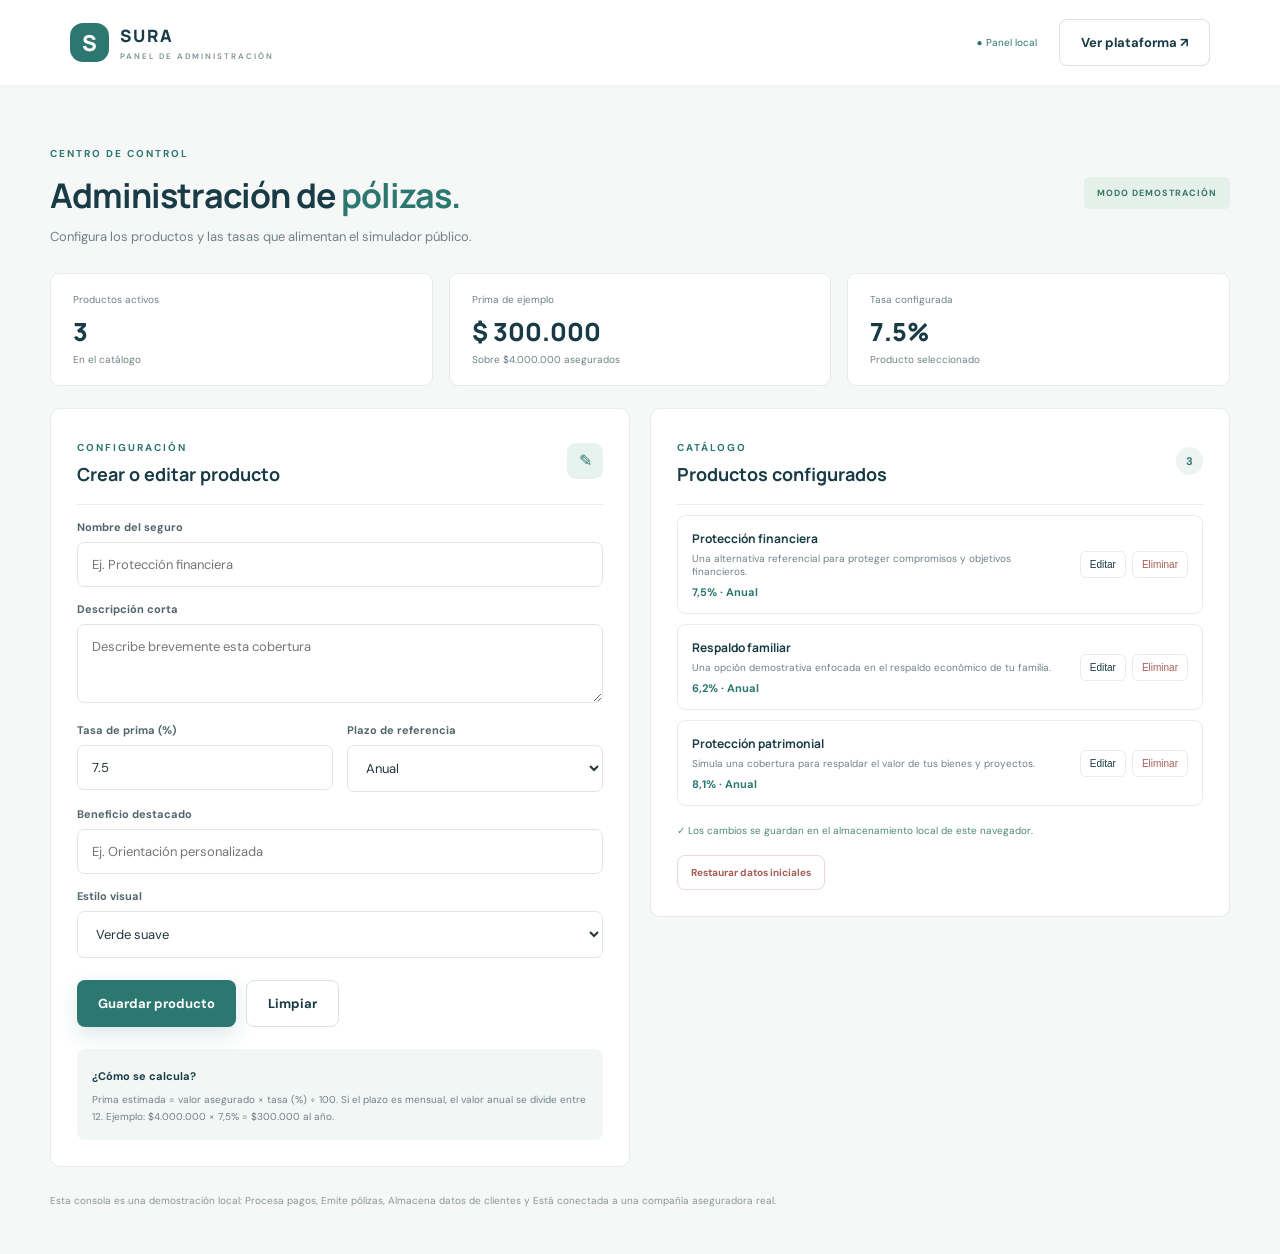
<file: Surans_Seguros/admin.html>
<!DOCTYPE html>
<html lang="es"><head><meta charset="UTF-8"><meta name="viewport" content="width=device-width, initial-scale=1.0"><title>Administración | SURA Seguros</title><link rel="preconnect" href="https://fonts.googleapis.com"><link href="https://fonts.googleapis.com/css2?family=DM+Sans:wght@400;500;600;700&family=Manrope:wght@400;500;600;700;800&display=swap" rel="stylesheet"><link rel="stylesheet" href="css/styles.css"></head>
<body class="admin-body"><header class="topbar admin-top"><a class="brand" href="index.html"><span class="brand-mark">S</span><span>SURA<small>PANEL DE ADMINISTRACIÓN</small></span></a><div class="admin-nav"><span class="admin-status">● Panel local</span><a class="btn btn-outline" href="index.html">Ver plataforma ↗</a></div></header>
<main class="admin-main"><div class="admin-heading"><div><span class="eyebrow">CENTRO DE CONTROL</span><h1>Administración de <em>pólizas.</em></h1><p>Configura los productos y las tasas que alimentan el simulador público.</p></div><span class="demo-label">MODO DEMOSTRACIÓN</span></div>
<div class="admin-stats"><article><span>Productos activos</span><strong id="statProducts">—</strong><small>En el catálogo</small></article><article><span>Prima de ejemplo</span><strong id="statPremium">$—</strong><small>Sobre $4.000.000 asegurados</small></article><article><span>Tasa configurada</span><strong id="statRate">—</strong><small>Producto seleccionado</small></article></div>
<div class="admin-layout"><section class="admin-panel"><div class="panel-title"><div><span class="eyebrow">CONFIGURACIÓN</span><h2>Crear o editar producto</h2></div><span class="panel-icon">✎</span></div><form id="productForm"><input type="hidden" id="productId"><label for="productName">Nombre del seguro</label><input id="productName" required placeholder="Ej. Protección financiera"><label for="productDescription">Descripción corta</label><textarea id="productDescription" rows="3" required placeholder="Describe brevemente esta cobertura"></textarea><div class="form-two"><div><label for="productRate">Tasa de prima (%)</label><input id="productRate" type="number" min="0.01" max="100" step="0.01" value="7.5" required></div><div><label for="productTerm">Plazo de referencia</label><select id="productTerm"><option value="1">Mensual</option><option value="12" selected>Anual</option></select></div></div><label for="productBenefit">Beneficio destacado</label><input id="productBenefit" placeholder="Ej. Orientación personalizada"><label for="productColor">Estilo visual</label><select id="productColor"><option value="mint">Verde suave</option><option value="blue">Azul claro</option><option value="sand">Arena</option></select><div class="form-actions"><button type="submit" class="btn btn-primary" id="saveProduct">Guardar producto</button><button type="button" class="btn btn-outline" id="resetForm">Limpiar</button></div></form><div class="formula-note"><strong>¿Cómo se calcula?</strong><p>Prima estimada = valor asegurado × tasa (%) ÷ 100. Si el plazo es mensual, el valor anual se divide entre 12. Ejemplo: $4.000.000 × 7,5% = $300.000 al año.</p></div></section>
<section class="admin-panel catalog-panel"><div class="panel-title"><div><span class="eyebrow">CATÁLOGO</span><h2>Productos configurados</h2></div><span class="count-pill" id="productCount">0</span></div><div id="adminProducts" class="admin-products"></div><div class="storage-note">✓ Los cambios se guardan en el almacenamiento local de este navegador.</div><button class="btn btn-danger-outline" id="restoreDefaults">Restaurar datos iniciales</button></section></div>
<div class="admin-footnote">Esta consola es una demostración local: Procesa pagos, Emite pólizas, Almacena datos de clientes y Está conectada a una compañía aseguradora real.</div></main><script src="js/app.js"></script></body></html>
</file>
<file: Surans_Seguros/css/styles.css>
:root{--navy:#183b46;--deep:#102f39;--teal:#2d7771;--mint:#e7f3ef;--ink:#23363c;--muted:#718187;--line:#e5ecea;--paper:#fff;--bg:#f7faf9;--gold:#d4ad6d;--shadow:0 18px 55px rgba(25,59,67,.09)}*{box-sizing:border-box}html{scroll-behavior:smooth}body{margin:0;background:#fff;color:var(--ink);font-family:"DM Sans",sans-serif}h1,h2,h3,.brand{font-family:Manrope,sans-serif}a{text-decoration:none;color:inherit}.topbar{height:86px;display:flex;align-items:center;justify-content:space-between;padding:0 max(calc((100% - 1180px)/2),5.5%);border-bottom:1px solid #edf1ef;background:rgba(255,255,255,.94);position:sticky;top:0;z-index:20;backdrop-filter:blur(12px)}.brand{display:flex;align-items:center;gap:11px;font-weight:800;letter-spacing:2px;color:var(--navy);font-size:17px}.brand small{display:block;font:600 8px "DM Sans";letter-spacing:2px;color:#809096;margin-top:4px}.brand-mark{width:39px;height:39px;border-radius:13px;background:var(--teal);color:white;display:grid;place-items:center;font-size:22px;letter-spacing:0}.topbar nav{display:flex;gap:32px;color:#607177;font-size:13px}.topbar nav a:hover,.text-link:hover{color:var(--teal)}.btn{border:0;border-radius:8px;padding:14px 21px;display:inline-flex;align-items:center;justify-content:center;gap:18px;font:700 13px "DM Sans";cursor:pointer;transition:.2s}.btn-primary{background:var(--teal);color:white;box-shadow:0 8px 20px #2d77712a}.btn-primary:hover{background:#225f5a;transform:translateY(-2px)}.btn-outline{border:1px solid #d8e2df;color:var(--navy);background:white}.btn-outline:hover{border-color:var(--teal);color:var(--teal)}.menu-toggle{display:none;background:none;border:0;font-size:22px;color:var(--navy)}.hero{max-width:1180px;margin:0 auto;padding:76px 0 72px;display:grid;grid-template-columns:1fr 1.02fr;gap:68px;align-items:center}.eyebrow{font-size:10px;font-weight:700;letter-spacing:2px;color:var(--teal)}.hero .eyebrow i{display:inline-block;width:7px;height:7px;background:#d1ad70;border-radius:50%;margin-right:8px}.hero h1{font-size:51px;line-height:1.13;letter-spacing:-2.3px;color:var(--navy);margin:22px 0}.hero h1 em,h2 em{font-style:normal;color:var(--teal)}.hero-copy>p,.section-heading>p,.simulator-intro>p{font-size:15px;line-height:1.8;color:var(--muted);max-width:480px}.hero-actions{display:flex;align-items:center;gap:25px;margin-top:30px}.text-link{font-size:12px;font-weight:700;color:var(--navy)}.trust-row{display:flex;align-items:center;gap:13px;margin-top:48px}.avatars{display:flex;padding-left:4px}.avatars b{margin-left:-4px;width:31px;height:31px;border-radius:50%;background:#dcebe5;border:2px solid white;display:grid;place-items:center;font-size:9px;color:var(--navy)}.avatars b:nth-child(2){background:#eee4d5}.avatars b:nth-child(3){background:#dce5ef}.trust-row strong,.trust-row small{display:block}.trust-row strong{font-size:11px}.trust-row small{font-size:9px;color:var(--muted);margin-top:3px}.trust-divider{height:30px;width:1px;background:var(--line);margin:0 8px}.hero-visual{height:465px;position:relative}.hero-visual>img{width:100%;height:100%;object-fit:cover;border-radius:5px 75px 5px 5px;filter:saturate(.75)}.hero-visual:after{content:"";position:absolute;inset:0;background:linear-gradient(25deg,#173a4638,transparent 60%);border-radius:5px 75px 5px 5px}.floating-card{position:absolute;z-index:2;bottom:54px;left:-36px;background:white;border-radius:10px;padding:17px 19px;box-shadow:var(--shadow);display:flex;align-items:center;gap:12px}.float-icon{width:38px;height:38px;border-radius:10px;background:var(--mint);display:grid;place-items:center;color:var(--teal);font-size:20px}.floating-card strong,.floating-card small{display:block}.floating-card strong{font-size:11px}.floating-card small{font-size:10px;color:var(--muted);margin-top:4px}.float-check{margin-left:18px;color:var(--teal);font-size:19px}.visual-note{position:absolute;z-index:2;bottom:18px;left:22px;right:22px;color:white;display:flex;justify-content:space-between;font-size:8px;letter-spacing:1.5px}.stats{background:#f4f8f6;display:flex;justify-content:center;gap:0;padding:27px 5%;border-block:1px solid #edf2ef}.stats>div{width:245px;padding:0 35px;border-right:1px solid #dfe9e5}.stats>div:last-child{border:0}.stats strong,.stats span{display:block}.stats strong{font:800 21px Manrope;color:var(--navy)}.stats span{font-size:10px;color:var(--muted);margin-top:5px}.section{max-width:1180px;margin:auto;padding:100px 0}.section-heading{display:flex;justify-content:space-between;align-items:end;margin-bottom:40px}.section-heading h2,.simulator-intro h2,.process-copy h2{font-size:35px;line-height:1.2;letter-spacing:-1.2px;color:var(--navy);margin:13px 0 0}.section-heading>p{max-width:390px;margin:0 0 3px;font-size:13px}.product-grid{display:grid;grid-template-columns:repeat(3,1fr);gap:20px}.product-card{border:1px solid var(--line);border-radius:12px;overflow:hidden;transition:.25s;background:white}.product-card:hover{transform:translateY(-5px);box-shadow:var(--shadow)}.product-art{height:155px;display:flex;align-items:center;justify-content:center;position:relative;overflow:hidden}.product-art.mint{background:#e8f2ed}.product-art.blue{background:#e9f0f6}.product-art.sand{background:#f4eee4}.product-symbol{font-size:58px;color:#477c73;opacity:.8}.product-art:after{content:"";position:absolute;width:180px;height:180px;border:1px solid #ffffffaa;border-radius:50%;right:-30px;top:-80px;box-shadow:0 0 0 25px #ffffff33,0 0 0 50px #ffffff22}.product-info{padding:23px}.product-info h3{font-size:17px;color:var(--navy);margin:0 0 9px}.product-info p{font-size:12px;line-height:1.7;color:var(--muted);min-height:42px}.product-benefit{font-size:10px;color:var(--teal);font-weight:700;margin:15px 0}.product-info button{border:0;background:none;padding:0;color:var(--navy);font-size:11px;font-weight:700;cursor:pointer}.simulator-section{background:#f2f7f5;padding:90px max(calc((100% - 1180px)/2),5.5%);display:grid;grid-template-columns:1fr 470px;gap:100px;align-items:center}.simulator-intro h2{font-size:39px;max-width:440px}.simulator-intro>p{font-size:14px;max-width:410px;margin-top:20px}.mini-assurance{margin-top:28px;color:var(--teal);font-size:11px;font-weight:600}.mini-assurance span{display:inline-grid;place-items:center;width:22px;height:22px;border-radius:50%;background:#dceee7;margin-right:8px}.sim-card{background:white;padding:30px;border-radius:13px;box-shadow:var(--shadow)}.sim-top{display:flex;justify-content:space-between;align-items:start;margin-bottom:24px}.sim-top h3{margin:7px 0 0;color:var(--navy);font-size:18px}.live-dot{font-size:8px;letter-spacing:1px;color:#39816c;background:#e8f4ed;padding:7px 9px;border-radius:20px}.sim-card label,.admin-panel label{display:block;font-size:11px;font-weight:700;color:#53666c;margin:17px 0 8px}.sim-card select,.sim-card input,.admin-panel input,.admin-panel select,.admin-panel textarea{width:100%;padding:13px 14px;border:1px solid #dfe8e5;border-radius:7px;background:#fff;color:var(--ink);font:13px "DM Sans";outline:none}.sim-card select:focus,.sim-card input:focus,.admin-panel input:focus,.admin-panel textarea:focus{border-color:var(--teal);box-shadow:0 0 0 3px #2d777115}.money-input{display:flex;border:1px solid #dfe8e5;border-radius:7px;align-items:center;padding-left:14px;color:var(--muted)}.money-input input{border:0;box-shadow:none!important}.range-line{display:flex;justify-content:space-between;font-size:9px;color:#9aa7a8;margin-top:6px}.quote-result{margin:23px 0 18px;padding:17px;background:#f1f7f4;border-radius:8px;display:flex;justify-content:space-between;align-items:center}.quote-result span,.quote-result small{display:block}.quote-result span{font-size:11px;font-weight:700;color:var(--navy)}.quote-result small{font-size:9px;color:var(--muted);margin-top:5px}.quote-result strong{font:800 23px Manrope;color:var(--teal)}.btn-full{width:100%}.fine-print{font-size:9px;line-height:1.6;color:#98a4a4;margin:13px 0 0;text-align:center}.benefits{padding-top:105px;padding-bottom:95px}.benefit-grid{display:grid;grid-template-columns:repeat(4,1fr);gap:32px}.benefit-grid article{padding:8px 12px 8px 0}.benefit-icon{width:45px;height:45px;border-radius:12px;background:var(--mint);display:grid;place-items:center;color:var(--teal);font-size:24px}.benefit-grid h3{font-size:14px;color:var(--navy);margin:20px 0 9px}.benefit-grid p{font-size:11px;line-height:1.8;color:var(--muted);margin:0}.process{display:grid;grid-template-columns:1fr 1fr;gap:95px;align-items:center;padding-top:40px;padding-bottom:100px}.process-image{height:460px;position:relative}.process-image img{width:100%;height:100%;object-fit:cover;border-radius:8px 8px 75px 8px;filter:saturate(.7)}.process-copy h2{margin-bottom:28px}.step{display:flex;gap:20px;padding:17px 0;border-bottom:1px solid var(--line)}.step>b{font:800 16px Manrope;color:#8eb7a8}.step h3{font-size:13px;color:var(--navy);margin:0 0 6px}.step p{font-size:11px;color:var(--muted);margin:0;line-height:1.6}.time-note{display:flex;align-items:center;gap:13px;margin-top:24px;color:var(--teal);font-size:21px}.time-note strong,.time-note small{display:block}.time-note strong{font-size:11px;color:var(--navy)}.time-note small{font-size:10px;color:var(--muted);margin-top:4px}.reviews{padding-top:30px}.rating{display:flex;align-items:center;gap:12px}.rating>strong{font:800 35px Manrope;color:var(--navy)}.rating span{color:#c69d59;letter-spacing:2px;font-size:13px}.rating small{display:block;color:var(--muted);letter-spacing:0;font-size:9px;margin-top:4px}.review-grid{display:grid;grid-template-columns:repeat(3,1fr);gap:20px}.review-grid article{padding:25px;border:1px solid var(--line);border-radius:10px}.stars{color:#c69d59;letter-spacing:3px;font-size:12px}.review-grid p{font-size:12px;line-height:1.8;color:#63747a;min-height:65px}.review-grid strong,.review-grid small{display:block}.review-grid strong{font-size:11px;color:var(--navy)}.review-grid small{font-size:9px;color:#9aa6a6;margin-top:4px}.cta{background:var(--navy);padding:48px max(calc((100% - 1180px)/2),5.5%);display:flex;align-items:center;justify-content:space-between;color:white}.cta .eyebrow{color:#a8d0c1}.cta h2{font-size:26px;margin:10px 0}.cta p{font-size:11px;color:#c3d1d1;margin:0}.btn-light{background:white;color:var(--navy);white-space:nowrap}footer{max-width:1180px;margin:auto;padding:35px 0;display:grid;grid-template-columns:1fr 1fr;align-items:center;gap:12px}footer>p{font-size:10px;color:var(--muted);text-align:right}.footer-brand{font-size:14px}.footer-brand .brand-mark{width:33px;height:33px}.disclaimer{grid-column:1/-1;text-align:left!important;font-size:9px;line-height:1.6;margin:0;color:#9aa6a6}
.admin-body{background:#f5f8f7;min-height:100vh}.admin-top{position:relative}.admin-nav{display:flex;align-items:center;gap:22px}.admin-status{font-size:10px;color:var(--teal)}.admin-main{max-width:1180px;margin:auto;padding:55px 0 45px}.admin-heading{display:flex;justify-content:space-between;align-items:center;margin-bottom:28px}.admin-heading h1{font-size:34px;letter-spacing:-1px;color:var(--navy);margin:10px 0}.admin-heading h1 em{font-style:normal;color:var(--teal)}.admin-heading p{font-size:13px;color:var(--muted);margin:0}.demo-label{font-size:9px;letter-spacing:1px;background:#e4f1eb;color:#377665;padding:10px 13px;border-radius:5px;font-weight:700}.admin-stats{display:grid;grid-template-columns:repeat(3,1fr);gap:16px;margin-bottom:22px}.admin-stats article{background:white;border:1px solid var(--line);border-radius:9px;padding:19px 22px}.admin-stats span,.admin-stats small{display:block;color:var(--muted);font-size:10px}.admin-stats strong{display:block;font:800 25px Manrope;color:var(--navy);margin:8px 0 4px}.admin-layout{display:grid;grid-template-columns:1fr 1fr;gap:20px;align-items:start}.admin-panel{background:white;border:1px solid var(--line);border-radius:10px;padding:26px}.panel-title{display:flex;align-items:center;justify-content:space-between;padding-bottom:18px;border-bottom:1px solid var(--line);margin-bottom:10px}.panel-title h2{font-size:18px;color:var(--navy);margin:6px 0 0}.panel-icon{width:36px;height:36px;border-radius:9px;background:var(--mint);display:grid;place-items:center;color:var(--teal)}.admin-panel label{margin-top:15px}.admin-panel textarea{resize:vertical}.form-two{display:grid;grid-template-columns:1fr 1fr;gap:14px}.form-actions{display:flex;gap:10px;margin-top:22px}.formula-note{background:#f2f7f5;border-radius:8px;padding:15px;margin-top:22px}.formula-note strong{font-size:11px;color:var(--navy)}.formula-note p{font-size:10px;line-height:1.7;color:var(--muted);margin:6px 0 0}.count-pill{background:#edf4f1;color:var(--teal);font-weight:700;font-size:11px;padding:7px 10px;border-radius:20px}.admin-products{display:grid;gap:10px}.admin-product{border:1px solid var(--line);border-radius:8px;padding:14px;display:flex;justify-content:space-between;gap:12px;align-items:center}.admin-product h3{font-size:12px;color:var(--navy);margin:0 0 5px}.admin-product p{font-size:10px;color:var(--muted);margin:0}.admin-product .rate{font-size:11px;color:var(--teal);font-weight:700;margin-top:7px}.admin-product-actions{display:flex;gap:6px;flex-shrink:0}.small-action{border:1px solid var(--line);background:white;border-radius:6px;padding:7px 9px;font-size:10px;color:var(--navy);cursor:pointer}.small-action:hover{border-color:var(--teal)}.small-action.delete{color:#a65c56}.storage-note{font-size:10px;color:#4c8875;margin:18px 0}.btn-danger-outline{border:1px solid #ead8d5;background:white;color:#a65c56;font-size:10px;padding:10px 13px}.admin-footnote{font-size:10px;color:#899797;line-height:1.7;margin-top:25px}.empty-state{padding:25px;text-align:center;color:var(--muted);font-size:11px}
@media(max-width:1250px){.hero,.section,.process,footer,.admin-main{margin-left:5.5%;margin-right:5.5%}.simulator-section{padding-left:5.5%;padding-right:5.5%}}@media(max-width:800px){.topbar{height:72px}.topbar nav{display:none;position:absolute;top:72px;left:0;right:0;background:white;padding:20px;flex-direction:column;gap:18px;border-bottom:1px solid var(--line)}.topbar nav.open{display:flex}.topbar>.btn{display:none}.menu-toggle{display:block}.hero{padding:48px 0;grid-template-columns:1fr;gap:35px}.hero h1{font-size:42px}.hero-visual{height:340px;margin-left:20px}.floating-card{left:-20px}.stats{display:grid;grid-template-columns:1fr 1fr;gap:20px}.stats>div{width:auto;padding:0 10px;border:0}.section{padding:70px 0}.section-heading{display:block}.section-heading>p{margin-top:15px}.section-heading h2,.simulator-intro h2,.process-copy h2{font-size:30px}.product-grid{grid-template-columns:1fr 1fr}.simulator-section{grid-template-columns:1fr;gap:30px;padding-top:65px;padding-bottom:65px}.sim-card{max-width:520px;width:100%;margin:auto}.benefit-grid{grid-template-columns:1fr 1fr;gap:25px}.process{grid-template-columns:1fr;gap:35px;padding-top:0}.process-image{height:320px}.review-grid{grid-template-columns:1fr}.review-grid p{min-height:0}.cta{padding-top:40px;padding-bottom:40px;gap:25px}.admin-main{padding-top:35px}.admin-layout{grid-template-columns:1fr}.admin-heading{align-items:flex-start;gap:15px}.admin-heading h1{font-size:29px}}@media(max-width:520px){.hero h1{font-size:37px}.hero-actions{align-items:flex-start;flex-direction:column;gap:17px}.trust-row{margin-top:30px;flex-wrap:wrap}.hero-visual{height:275px}.product-grid{grid-template-columns:1fr}.product-art{height:130px}.benefit-grid{grid-template-columns:1fr 1fr;gap:22px 15px}.cta{display:block}.cta .btn{margin-top:22px}.section-heading h2{font-size:28px}.rating{margin-top:20px}.admin-stats{grid-template-columns:1fr}.admin-heading{display:block}.demo-label{display:inline-block;margin-top:15px}.admin-panel{padding:19px}.form-two{grid-template-columns:1fr}.admin-nav{gap:8px}.admin-status{display:none}footer{display:block}footer>p{text-align:left;margin-top:18px}.disclaimer{margin-top:10px}}
</file>
